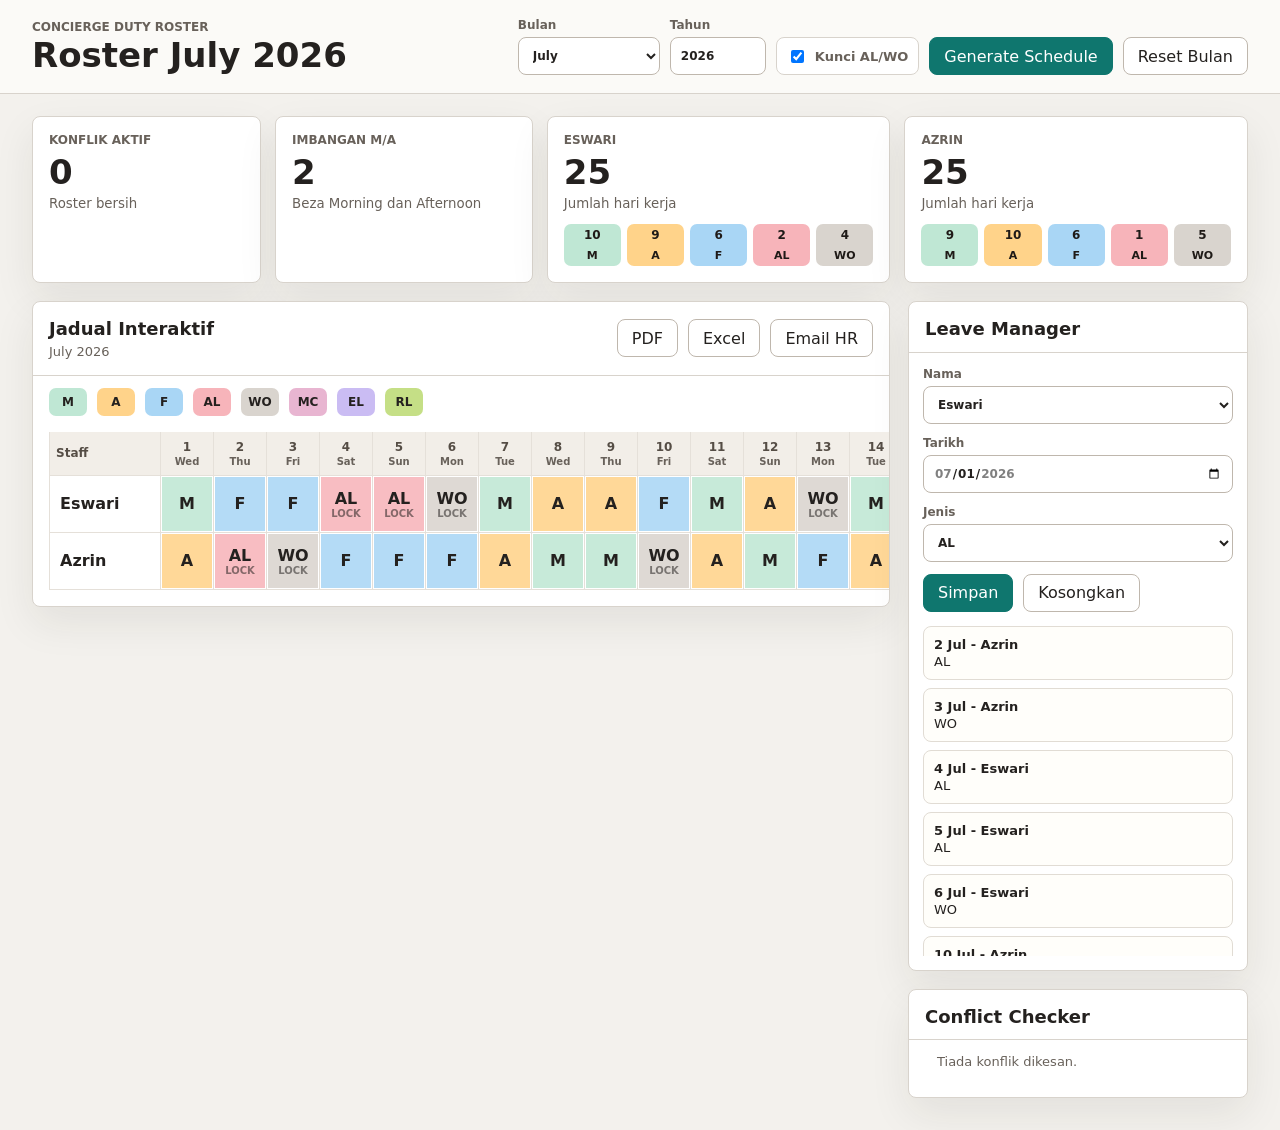
<file: roster-app/index.html>
<!doctype html>
<html lang="ms">
  <head>
    <meta charset="utf-8" />
    <meta name="viewport" content="width=device-width, initial-scale=1" />
    <title>Concierge Duty Roster</title>
    <link rel="stylesheet" href="./styles.css" />
  </head>
  <body>
    <header class="app-header">
      <div class="title-block">
        <span class="eyebrow">Concierge Duty Roster</span>
        <h1 id="pageTitle">Roster July 2026</h1>
      </div>
      <div class="toolbar" aria-label="Roster controls">
        <label class="field compact"><span>Bulan</span><select id="monthSelect"></select></label>
        <label class="field year-field"><span>Tahun</span><input id="yearInput" type="number" min="2024" max="2035" value="2026" /></label>
        <label class="toggle"><input id="lockToggle" type="checkbox" checked /><span>Kunci AL/WO</span></label>
        <button id="generateBtn" class="primary" type="button">Generate Schedule</button>
        <button id="resetBtn" type="button">Reset Bulan</button>
      </div>
    </header>

    <main class="app-shell">
      <section class="summary-grid" aria-label="Dashboard">
        <article class="metric-card"><span class="metric-label">Konflik Aktif</span><strong id="conflictCount">0</strong><small id="conflictTone">Roster bersih</small></article>
        <article class="metric-card"><span class="metric-label">Imbangan M/A</span><strong id="balanceScore">0</strong><small>Beza Morning dan Afternoon</small></article>
        <article class="metric-card staff-card" id="statEswari"></article>
        <article class="metric-card staff-card" id="statAzrin"></article>
      </section>

      <section class="workspace">
        <section class="roster-panel" aria-label="Jadual interaktif">
          <div class="panel-head">
            <div><h2>Jadual Interaktif</h2><p id="periodLabel">July 2026</p></div>
            <div class="export-group">
              <button id="printBtn" type="button">PDF</button>
              <button id="excelBtn" type="button">Excel</button>
              <button id="emailBtn" type="button">Email HR</button>
            </div>
          </div>
          <div class="legend" aria-label="Shift legend">
            <span class="legend-item shift-m">M</span><span class="legend-item shift-a">A</span><span class="legend-item shift-f">F</span><span class="legend-item shift-al">AL</span><span class="legend-item shift-wo">WO</span><span class="legend-item shift-mc">MC</span><span class="legend-item shift-el">EL</span><span class="legend-item shift-rl">RL</span>
          </div>
          <div class="table-wrap"><table id="rosterTable" class="roster-table"></table></div>
        </section>

        <aside class="side-stack">
          <section class="side-panel" aria-label="Leave manager">
            <div class="panel-head slim"><h2>Leave Manager</h2></div>
            <form id="leaveForm" class="leave-form">
              <label class="field"><span>Nama</span><select id="leaveStaff"></select></label>
              <label class="field"><span>Tarikh</span><input id="leaveDate" type="date" required /></label>
              <label class="field"><span>Jenis</span><select id="leaveType"><option value="AL">AL</option><option value="MC">MC</option><option value="EL">EL</option><option value="RL">RL</option><option value="WO">WO</option></select></label>
              <div class="form-actions"><button class="primary" type="submit">Simpan</button><button id="clearLeaveBtn" type="button">Kosongkan</button></div>
            </form>
            <div id="leaveList" class="leave-list"></div>
          </section>

          <section class="side-panel" aria-label="Conflict checker">
            <div class="panel-head slim"><h2>Conflict Checker</h2></div>
            <div id="alertsList" class="alerts-list"></div>
          </section>
        </aside>
      </section>
    </main>

    <dialog id="editDialog" class="edit-dialog">
      <form method="dialog">
        <div class="dialog-head"><div><span id="editDateLabel" class="eyebrow">Tarikh</span><h2 id="editStaffLabel">Staff</h2></div><button class="icon-button" value="cancel" aria-label="Tutup" type="submit">x</button></div>
        <div id="shiftPicker" class="shift-picker"></div>
        <menu class="dialog-actions"><button id="clearCellBtn" value="clear" type="button">Kosongkan</button><button class="primary" value="cancel" type="submit">Selesai</button></menu>
      </form>
    </dialog>

    <div id="toast" class="toast" role="status" aria-live="polite"></div>
    <script src="./app.js"></script>
  </body>
</html>
</file>
<file: roster-app/styles.css>
:root {
  --ink: #24211f;
  --muted: #68615a;
  --line: #d8d3cc;
  --panel: #ffffff;
  --accent: #0f766e;
  --accent-dark: #0b5e58;
  --shadow: 0 16px 40px rgba(43, 37, 30, 0.08);
  --radius: 8px;
  font-family: Inter, ui-sans-serif, system-ui, -apple-system, BlinkMacSystemFont, "Segoe UI", sans-serif;
}
* { box-sizing: border-box; }
body { margin: 0; min-height: 100vh; color: var(--ink); background: #f3f1ed; }
button, input, select { font: inherit; }
button { min-height: 38px; border: 1px solid #bfb7ad; border-radius: var(--radius); padding: 0 14px; color: var(--ink); background: #fff; cursor: pointer; }
button:hover { border-color: #8f8579; }
button.primary { border-color: var(--accent); color: #fff; background: var(--accent); }
button.primary:hover { background: var(--accent-dark); }
.app-header { position: sticky; top: 0; z-index: 10; display: flex; justify-content: space-between; gap: 24px; align-items: center; padding: 18px clamp(16px, 3vw, 32px); border-bottom: 1px solid var(--line); background: rgba(251, 250, 247, 0.96); backdrop-filter: blur(10px); }
.title-block { min-width: 220px; }
.eyebrow { display: block; color: var(--muted); font-size: 12px; font-weight: 700; letter-spacing: 0; text-transform: uppercase; }
h1, h2, p { margin: 0; }
h1 { margin-top: 4px; font-size: clamp(24px, 3vw, 34px); line-height: 1.05; }
h2 { font-size: 18px; line-height: 1.2; }
.toolbar, .export-group, .form-actions, .legend, .dialog-actions { display: flex; flex-wrap: wrap; gap: 10px; align-items: end; }
.field { display: grid; gap: 5px; color: var(--muted); font-size: 12px; font-weight: 700; }
.field input, .field select { width: 100%; min-height: 38px; border: 1px solid #bfb7ad; border-radius: var(--radius); padding: 0 10px; color: var(--ink); background: #fff; }
.field.compact { width: 142px; }
.year-field { width: 96px; }
.toggle { display: inline-flex; gap: 8px; align-items: center; min-height: 38px; padding: 0 10px; border: 1px solid var(--line); border-radius: var(--radius); color: var(--muted); background: #fff; font-size: 13px; font-weight: 700; }
.app-shell { padding: 22px clamp(16px, 3vw, 32px) 32px; }
.summary-grid { display: grid; grid-template-columns: minmax(150px, 0.8fr) minmax(170px, 0.9fr) repeat(2, minmax(220px, 1.2fr)); gap: 14px; margin-bottom: 18px; }
.metric-card, .roster-panel, .side-panel { border: 1px solid var(--line); border-radius: var(--radius); background: var(--panel); box-shadow: var(--shadow); }
.metric-card { min-height: 118px; padding: 16px; }
.metric-label { display: block; color: var(--muted); font-size: 12px; font-weight: 700; text-transform: uppercase; }
.metric-card strong { display: block; margin: 8px 0 4px; font-size: 34px; line-height: 1; }
.metric-card small { color: var(--muted); }
.staff-stats { display: grid; grid-template-columns: repeat(5, minmax(38px, 1fr)); gap: 6px; margin-top: 12px; }
.stat-pill { display: grid; place-items: center; min-height: 42px; border-radius: 7px; color: #1f1a17; font-size: 12px; font-weight: 800; }
.stat-pill span { display: block; font-size: 11px; font-weight: 700; }
.workspace { display: grid; grid-template-columns: minmax(0, 1fr) 340px; gap: 18px; align-items: start; }
.roster-panel { min-width: 0; overflow: hidden; }
.panel-head { display: flex; justify-content: space-between; gap: 16px; align-items: center; padding: 16px; border-bottom: 1px solid var(--line); }
.panel-head p { margin-top: 4px; color: var(--muted); font-size: 13px; }
.panel-head.slim { padding-bottom: 12px; }
.legend { padding: 12px 16px 0; }
.legend-item { display: inline-grid; place-items: center; min-width: 38px; height: 28px; border-radius: 7px; font-weight: 800; font-size: 12px; }
.table-wrap { width: 100%; overflow: auto; padding: 16px; }
.roster-table { width: 100%; min-width: 980px; border-collapse: separate; border-spacing: 0; }
.roster-table th, .roster-table td { border-right: 1px solid #e5e0d9; border-bottom: 1px solid #e5e0d9; text-align: center; }
.roster-table th { position: sticky; top: 0; z-index: 1; min-width: 50px; padding: 8px 6px; color: #554d45; background: #f2eee8; font-size: 12px; }
.roster-table th:first-child, .roster-table td:first-child { position: sticky; left: 0; z-index: 2; min-width: 112px; border-left: 1px solid #e5e0d9; text-align: left; }
.roster-table th:first-child { z-index: 3; }
.staff-name { padding: 10px; background: #fff; font-weight: 800; }
.day-label { display: grid; gap: 2px; }
.weekday { color: var(--muted); font-size: 10px; font-weight: 700; }
.cell-button { width: 100%; min-width: 50px; height: 54px; border: 0; border-radius: 0; padding: 0; font-weight: 900; box-shadow: inset 0 0 0 999px rgba(255, 255, 255, 0.12); }
.cell-button:hover, .cell-button:focus-visible { outline: 2px solid #1e9d8f; outline-offset: -2px; }
.locked-mark { display: block; color: rgba(36, 33, 31, 0.55); font-size: 10px; font-weight: 800; }
.shift-empty { background: #faf8f5; color: #8b8278; }
.shift-m { background: #bfe7d4; }
.shift-a { background: #ffd38a; }
.shift-f { background: #a9d6f5; }
.shift-al { background: #f7b4ba; }
.shift-wo { background: #d9d4ce; }
.shift-mc { background: #e8b5d1; }
.shift-el { background: #cabcf3; }
.shift-rl { background: #c5df86; }
.side-stack { display: grid; gap: 18px; }
.side-panel { padding-bottom: 14px; }
.leave-form { display: grid; gap: 12px; padding: 14px; }
.leave-list, .alerts-list { display: grid; gap: 8px; max-height: 330px; overflow: auto; padding: 0 14px; }
.leave-row, .alert-row { border: 1px solid #e1dcd4; border-radius: var(--radius); padding: 10px; background: #fffefa; font-size: 13px; text-align: left; }
.leave-row strong, .alert-row strong { display: block; margin-bottom: 2px; }
.alert-row.red { border-color: #f0aaa4; background: #fff2f0; }
.alert-row.amber { border-color: #edc77d; background: #fff7e6; }
.empty-state { padding: 14px; color: var(--muted); font-size: 13px; }
.edit-dialog { width: min(440px, calc(100vw - 28px)); border: 1px solid var(--line); border-radius: var(--radius); padding: 0; color: var(--ink); box-shadow: 0 24px 80px rgba(30, 26, 22, 0.22); }
.edit-dialog::backdrop { background: rgba(39, 35, 31, 0.45); }
.edit-dialog form { padding: 18px; }
.dialog-head { display: flex; justify-content: space-between; gap: 16px; align-items: start; margin-bottom: 16px; }
.icon-button { width: 34px; min-height: 34px; padding: 0; font-weight: 800; }
.shift-picker { display: grid; grid-template-columns: repeat(4, minmax(0, 1fr)); gap: 8px; }
.shift-option { min-height: 54px; border: 0; font-weight: 900; }
.dialog-actions { justify-content: space-between; margin-top: 18px; padding: 0; }
.toast { position: fixed; right: 18px; bottom: 18px; z-index: 30; max-width: min(360px, calc(100vw - 36px)); padding: 12px 14px; border: 1px solid #bfb7ad; border-radius: var(--radius); color: #fff; background: #2e2a26; box-shadow: var(--shadow); opacity: 0; transform: translateY(10px); pointer-events: none; transition: opacity 160ms ease, transform 160ms ease; }
.toast.show { opacity: 1; transform: translateY(0); }
@media (max-width: 1120px) { .summary-grid { grid-template-columns: repeat(2, minmax(0, 1fr)); } .workspace { grid-template-columns: 1fr; } }
@media (max-width: 720px) { .app-header { position: static; align-items: stretch; flex-direction: column; } .toolbar, .export-group { align-items: stretch; } .toolbar > *, .export-group button, .field.compact, .year-field { width: 100%; } .summary-grid { grid-template-columns: 1fr; } .panel-head { align-items: stretch; flex-direction: column; } .shift-picker { grid-template-columns: repeat(2, minmax(0, 1fr)); } }
@media print { body { background: #fff; } .app-header, .side-stack, .export-group, .legend, .toast { display: none !important; } .app-shell { padding: 0; } .summary-grid { display: none; } .workspace { display: block; } .roster-panel { border: 0; box-shadow: none; } .table-wrap { overflow: visible; padding: 0; } .roster-table { min-width: 0; font-size: 10px; } .cell-button { height: 34px; color: #000; print-color-adjust: exact; -webkit-print-color-adjust: exact; } }
</file>
